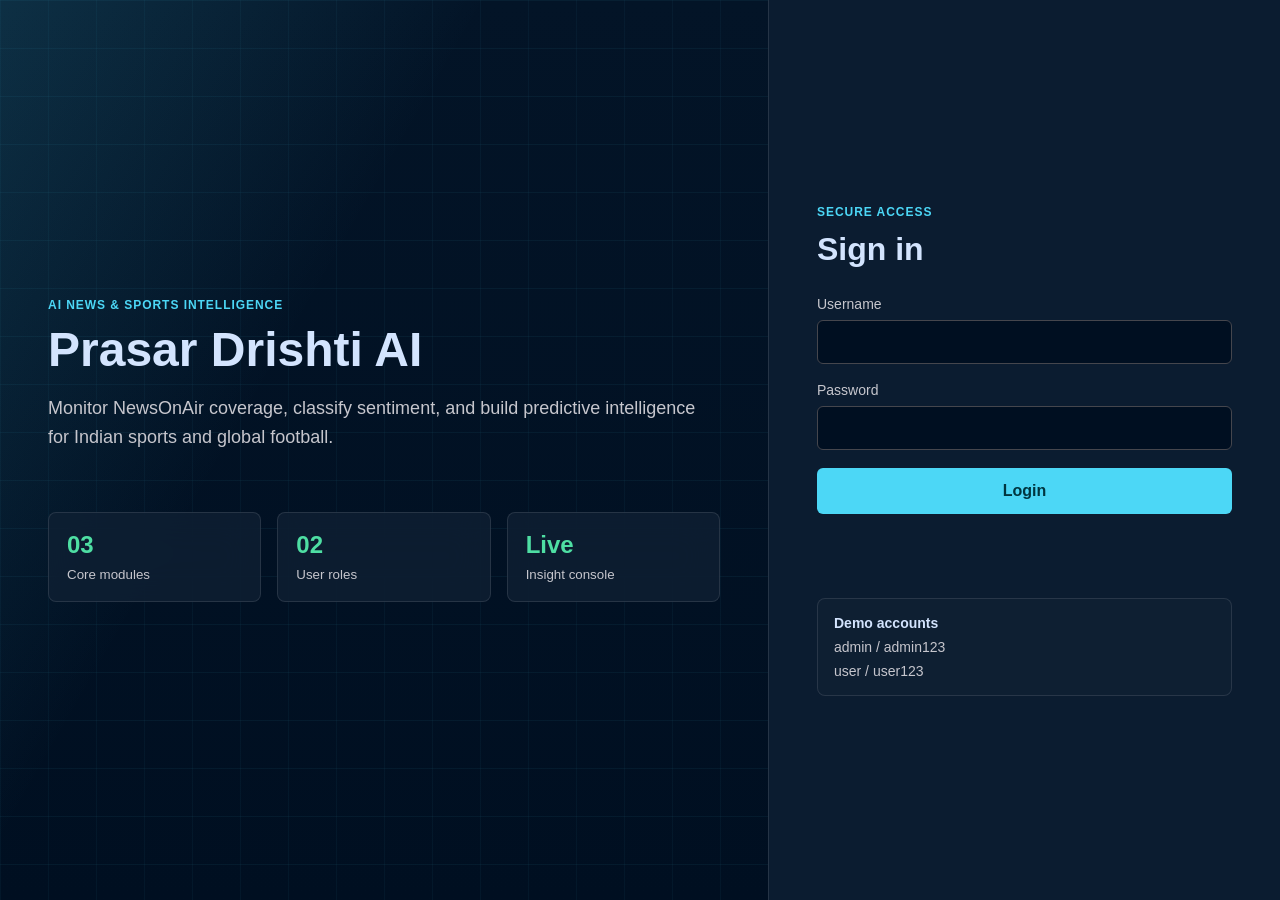
<file: frontend/index.html>
<!doctype html>
<html lang="en">
  <head>
    <meta charset="UTF-8" />
    <meta name="viewport" content="width=device-width, initial-scale=1.0" />
    <title>Prasar Drishti AI | Login</title>
    <link rel="stylesheet" href="./styles/auth.css" />
  </head>
  <body>
    <main class="shell">
      <section class="brand-panel" aria-label="Project summary">
        <div class="signal-grid"></div>
        <p class="eyebrow">AI News & Sports Intelligence</p>
        <h1>Prasar Drishti AI</h1>
        <p class="lede">
          Monitor NewsOnAir coverage, classify sentiment, and build predictive
          intelligence for Indian sports and global football.
        </p>

        <div class="metric-row">
          <div>
            <span>03</span>
            <small>Core modules</small>
          </div>
          <div>
            <span>02</span>
            <small>User roles</small>
          </div>
          <div>
            <span>Live</span>
            <small>Insight console</small>
          </div>
        </div>
      </section>

      <section class="login-panel" aria-label="Login">
        <div class="panel-heading">
          <p class="eyebrow">Secure Access</p>
          <h2>Sign in</h2>
        </div>

        <form id="loginForm" class="login-form">
          <label>
            Username
            <input id="username" name="username" type="text" autocomplete="username" required />
          </label>

          <label>
            Password
            <input id="password" name="password" type="password" autocomplete="current-password" required />
          </label>

          <button type="submit">Login</button>
          <p id="message" class="message" role="status"></p>
        </form>

        <div id="dashboard" class="dashboard hidden">
          <div>
            <p class="eyebrow">Session</p>
            <h3 id="welcomeText"></h3>
            <p id="roleText"></p>
          </div>
          <div class="action-row">
            <button id="loadArticlesButton" class="secondary" type="button">Today</button>
            <button id="loadArchiveButton" class="secondary" type="button">Archive</button>
            <button id="scrapeButton" class="secondary hidden" type="button">Update Today</button>
            <button id="lastMonthButton" class="secondary hidden" type="button">Scrape Last Month</button>
            <button id="archiveTodayButton" class="secondary hidden" type="button">Archive Today</button>
            <button id="adminButton" class="ghost hidden" type="button">Check Admin Access</button>
          </div>
          <section id="articlesPanel" class="articles-panel hidden" aria-label="Collected NewsOnAir data">
            <div class="articles-heading">
              <div>
                <p class="eyebrow">Collected Data</p>
                <h3>NewsOnAir Articles</h3>
              </div>
              <span id="articleCount">0 items</span>
            </div>
            <div id="articlesList" class="articles-list"></div>
          </section>
          <button id="logoutButton" class="ghost" type="button">Logout</button>
        </div>

        <div class="demo-box">
          <strong>Demo accounts</strong>
          <span>admin / admin123</span>
          <span>user / user123</span>
        </div>
      </section>
    </main>

    <script src="./app/auth.js"></script>
  </body>
</html>
</file>
<file: frontend/styles/auth.css>
:root {
  --surface: #031427;
  --surface-low: #0b1c30;
  --surface-high: #1b2b3f;
  --text: #d3e4fe;
  --muted: #c6c6cd;
  --outline: #45464d;
  --cyan: #4cd7f6;
  --green: #4edea3;
  --danger: #ffb4ab;
}

* {
  box-sizing: border-box;
}

body {
  margin: 0;
  min-height: 100vh;
  font-family: Inter, Arial, sans-serif;
  color: var(--text);
  background: var(--surface);
}

button,
input {
  font: inherit;
}

.shell {
  display: grid;
  grid-template-columns: minmax(0, 1.2fr) minmax(360px, 0.8fr);
  min-height: 100vh;
}

.brand-panel,
.login-panel {
  position: relative;
  padding: 48px;
}

.brand-panel {
  display: flex;
  flex-direction: column;
  justify-content: center;
  overflow: hidden;
  background:
    linear-gradient(120deg, rgba(76, 215, 246, 0.14), transparent 38%),
    linear-gradient(180deg, #031427, #000f21);
}

.signal-grid {
  position: absolute;
  inset: 0;
  opacity: 0.28;
  background-image:
    linear-gradient(rgba(76, 215, 246, 0.2) 1px, transparent 1px),
    linear-gradient(90deg, rgba(76, 215, 246, 0.16) 1px, transparent 1px);
  background-size: 48px 48px;
}

.brand-panel > *:not(.signal-grid) {
  position: relative;
  max-width: 720px;
}

.eyebrow {
  margin: 0 0 12px;
  color: var(--cyan);
  font-size: 12px;
  font-weight: 700;
  letter-spacing: 0.08em;
  text-transform: uppercase;
}

h1,
h2,
h3,
p {
  margin-top: 0;
}

h1 {
  margin-bottom: 18px;
  font-size: 48px;
  line-height: 1.08;
}

h2 {
  margin-bottom: 0;
  font-size: 32px;
}

.lede {
  color: var(--muted);
  font-size: 18px;
  line-height: 1.6;
}

.metric-row {
  display: grid;
  grid-template-columns: repeat(3, minmax(0, 1fr));
  gap: 16px;
  margin-top: 42px;
}

.metric-row div,
.login-panel,
.demo-box {
  border: 1px solid rgba(198, 198, 205, 0.14);
  background: rgba(16, 32, 52, 0.78);
  backdrop-filter: blur(18px);
}

.metric-row div {
  padding: 18px;
  border-radius: 8px;
}

.metric-row span {
  display: block;
  margin-bottom: 6px;
  color: var(--green);
  font-size: 24px;
  font-weight: 700;
}

.metric-row small {
  color: var(--muted);
}

.login-panel {
  display: flex;
  flex-direction: column;
  justify-content: center;
  border-width: 0 0 0 1px;
  background: var(--surface-low);
}

.panel-heading {
  margin-bottom: 28px;
}

.login-form {
  display: grid;
  gap: 18px;
}

label {
  display: grid;
  gap: 8px;
  color: var(--muted);
  font-size: 14px;
}

input {
  width: 100%;
  border: 1px solid var(--outline);
  border-radius: 6px;
  padding: 13px 14px;
  color: var(--text);
  background: #000f21;
  outline: none;
}

input:focus {
  border-color: var(--cyan);
  box-shadow: 0 0 0 3px rgba(76, 215, 246, 0.14);
}

button {
  min-height: 46px;
  border: 0;
  border-radius: 6px;
  padding: 0 18px;
  color: #003640;
  background: var(--cyan);
  font-weight: 700;
  cursor: pointer;
}

button:hover {
  filter: brightness(1.08);
}

.secondary {
  color: #002113;
  background: var(--green);
}

.ghost {
  border: 1px solid var(--outline);
  color: var(--text);
  background: transparent;
}

.message {
  min-height: 22px;
  color: var(--danger);
}

.dashboard {
  display: grid;
  gap: 14px;
}

.action-row {
  display: grid;
  grid-template-columns: repeat(3, minmax(0, 1fr));
  gap: 10px;
}

.dashboard h3 {
  margin-bottom: 8px;
}

.dashboard p {
  color: var(--muted);
}

.demo-box {
  display: grid;
  gap: 8px;
  margin-top: 28px;
  border-radius: 8px;
  padding: 16px;
  color: var(--muted);
  font-size: 14px;
}

.demo-box strong {
  color: var(--text);
}

.articles-panel {
  display: grid;
  gap: 14px;
  max-height: 420px;
  overflow: auto;
  border: 1px solid rgba(198, 198, 205, 0.14);
  border-radius: 8px;
  padding: 16px;
  background: #000f21;
}

.articles-heading {
  display: flex;
  align-items: start;
  justify-content: space-between;
  gap: 16px;
}

.articles-heading h3 {
  margin: 0;
}

.articles-heading span {
  color: var(--green);
  font-size: 13px;
  font-weight: 700;
  white-space: nowrap;
}

.articles-list {
  display: grid;
  gap: 12px;
}

.article-card {
  border: 1px solid var(--outline);
  border-radius: 8px;
  padding: 14px;
  background: rgba(27, 43, 63, 0.7);
}

.article-card h4 {
  margin: 0 0 8px;
  font-size: 15px;
  line-height: 1.4;
}

.article-card p {
  margin-bottom: 10px;
  color: var(--muted);
  font-size: 13px;
  line-height: 1.5;
}

.article-meta {
  display: flex;
  flex-wrap: wrap;
  gap: 8px;
  color: var(--cyan);
  font-size: 12px;
}

.hidden {
  display: none;
}

@media (max-width: 820px) {
  .shell {
    grid-template-columns: 1fr;
  }

  .brand-panel,
  .login-panel {
    padding: 28px;
  }

  .login-panel {
    border-left: 0;
  }

  h1 {
    font-size: 34px;
  }

  .metric-row {
    grid-template-columns: 1fr;
  }

  .action-row {
    grid-template-columns: 1fr;
  }
}
</file>
